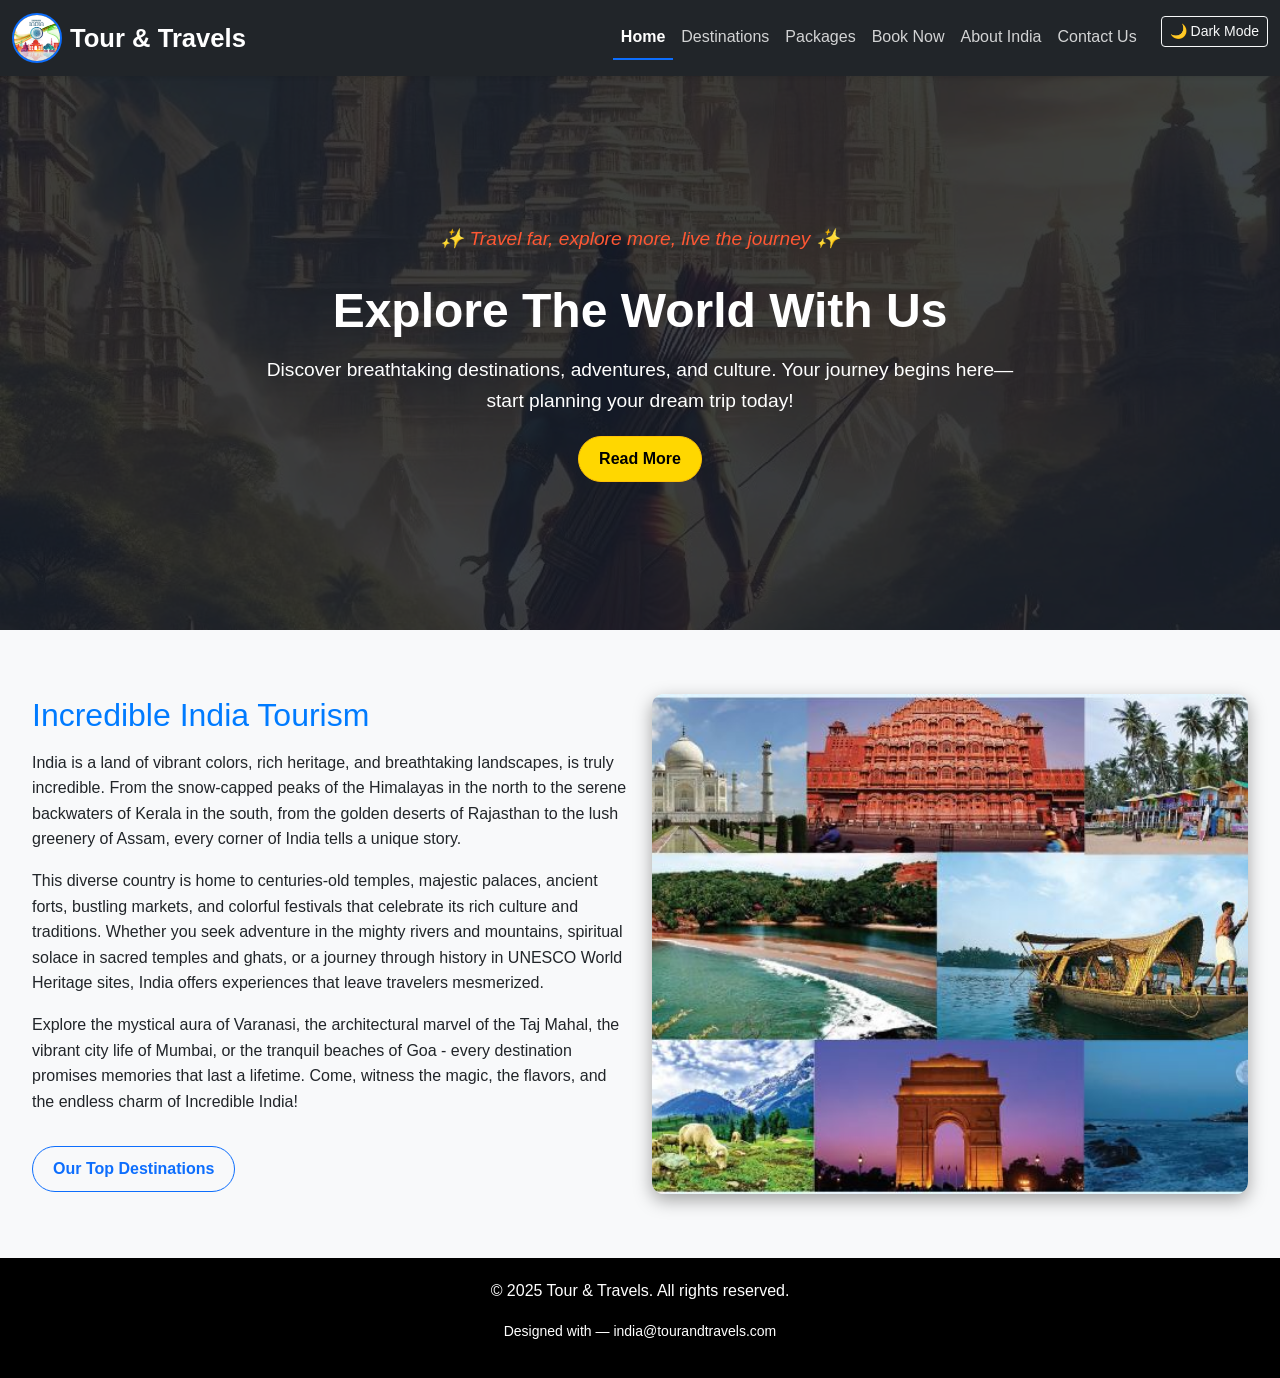
<file: index.html>
<!DOCTYPE html>
<html lang="en">
<head>
  <meta charset="utf-8" />
  <meta name="viewport" content="width=device-width, initial-scale=1" />
  <title>Tour & Travels</title>
  <meta name="description" content="Tour & Travels - Book best packages and explore top destinations." />

  <!-- Bootstrap CSS -->
  <link href="https://cdn.jsdelivr.net/npm/bootstrap@5.3.2/dist/css/bootstrap.min.css" rel="stylesheet">
  <link rel="stylesheet" href="style.css">

  <style>
    body.light-mode {
      background: #f8f9fa;
      color: #212529;
    }
    body.dark-mode {
      background: #121212;
      color: #e9ecef;
    }

    /* Hero */
    .hero-section {
      background: url('hero.jpg') center center/cover no-repeat;
      min-height: 450px;
      display: flex;
      align-items: center;
      justify-content: center;
      color: white;
      position: relative;
      text-align: center;
    }
    .hero-overlay {
      position: absolute;
      inset: 0;
      background: rgba(20, 20, 20, 0.55);
    }
    .hero-content {
      position: relative;
      z-index: 2;
      max-width: 800px;
      padding: 20px;
    }
    .citation {
      font-style: italic;
      font-size: 1.1rem;
      font-weight: 500;
      color: #ff5733;
      margin-bottom: 15px;
      white-space: nowrap;
      overflow: hidden;
      display: inline-block;
      animation: moveLeft 12s linear infinite;
    }
    @keyframes moveLeft {
      0% { transform: translateX(100%); }
      100% { transform: translateX(-100%); }
    }
    .hero-content h1 {
      font-size: 3rem;
      font-weight: bold;
      margin-bottom: 15px;
      display: inline-block;
      transition: transform 0.3s ease, color 0.3s ease, text-shadow 0.3s ease;
      cursor: pointer;
    }
    .hero-content h1:hover {
      transform: scale(1.08);
      color: #ffd700;
      text-shadow: 0 0 15px rgba(255, 215, 0, 0.7);
    }
    .hero-content p { font-size: 1.2rem; margin-bottom: 20px; }

    .btn-warning {
      background: #ffd700;
      color: #000;
      border-radius: 30px;
      font-weight: bold;
      padding: 10px 20px;
      transition: all 0.3s ease;
    }
    .btn-warning:hover {
      background: #ffae00;
      transform: translateY(-3px);
      box-shadow: 0 5px 15px rgba(255, 174, 0, 0.4);
    }

    .btn-outline-primary {
      border-radius: 30px;
      padding: 10px 20px;
      font-weight: bold;
    }

    /* Tourism Section */
    .tourism-section {
      padding: 4rem 2rem;
    }
    .tourism-section img {
      width: 100%;
      height: 500px;
      object-fit: cover;
      border-radius: 12px;
      box-shadow: 0 6px 18px rgba(0, 0, 0, 0.35);
    }
    .tourism-section h2 {
      margin-bottom: 15px;
      font-size: 2rem;
      color: #007bff;
    }

    footer {
      padding: 20px;
      text-align: center;
      background: #000;
      color: #fff;
    }
  </style>
</head>
<body class="light-mode">

  <!-- NAVBAR -->
  <nav class="navbar navbar-expand-lg navbar-dark bg-dark shadow-sm sticky-top">
    <div class="container-fluid">
      <!-- Logo -->
      <a class="navbar-brand d-flex align-items-center" href="index.html">
        <img src="logo2.jpg" alt="Logo" width="60" height="60" class="me-2 rounded-circle">
        <span class="fw-bold">Tour & Travels</span>
      </a>

      <!-- Hamburger -->
      <button class="navbar-toggler" type="button" data-bs-toggle="collapse" data-bs-target="#navbarNav"
        aria-controls="navbarNav" aria-expanded="false" aria-label="Toggle navigation">
        <span class="navbar-toggler-icon"></span>
      </button>

      <!-- Links -->
      <div class="collapse navbar-collapse justify-content-end" id="navbarNav">
        <ul class="navbar-nav mb-2 mb-lg-0">
          <li class="nav-item"><a class="nav-link active" href="index.html">Home</a></li>
          <li class="nav-item"><a class="nav-link" href="destinations.html">Destinations</a></li>
          <li class="nav-item"><a class="nav-link" href="packages.html">Packages</a></li>
          <li class="nav-item"><a class="nav-link" href="booking.html">Book Now</a></li>
          <li class="nav-item"><a class="nav-link" href="about.html">About India</a></li>
          <li class="nav-item"><a class="nav-link" href="contact.html">Contact Us</a></li>
          <li class="nav-item">
            <button id="darkModeToggle" class="btn btn-outline-light btn-sm ms-lg-3">🌙 Dark Mode</button>
          </li>
        </ul>
      </div>
    </div>
  </nav>

  <!-- HERO SECTION -->
  <section class="hero-section">
    <div class="hero-overlay"></div>
    <div class="hero-content">
      <p class="citation">✨ Travel far, explore more, live the journey ✨</p>
      <h1>Explore The World With Us</h1>
      <p>Discover breathtaking destinations, adventures, and culture. Your journey begins here—start planning your dream trip today!</p>
      <a href="about.html" class="btn btn-warning">Read More</a>
    </div>
  </section>

  <!-- INDIA TOURISM SECTION (UNCHANGED ✅) -->
  <section class="tourism-section">
    <div class="row align-items-center g-4">
      <div class="col-lg-6 col-md-12">
        <h2>Incredible India Tourism</h2>
        <p>India is a land of vibrant colors, rich heritage, and breathtaking landscapes, is truly incredible. From the snow-capped peaks of the Himalayas in the north to the serene backwaters of Kerala in the south, from the golden deserts of Rajasthan to the lush greenery of Assam, every corner of India tells a unique story.</p>
        <p>This diverse country is home to centuries-old temples, majestic palaces, ancient forts, bustling markets, and colorful festivals that celebrate its rich culture and traditions. Whether you seek adventure in the mighty rivers and mountains, spiritual solace in sacred temples and ghats, or a journey through history in UNESCO World Heritage sites, India offers experiences that leave travelers mesmerized.</p>
        <p>Explore the mystical aura of Varanasi, the architectural marvel of the Taj Mahal, the vibrant city life of Mumbai, or the tranquil beaches of Goa - every destination promises memories that last a lifetime. Come, witness the magic, the flavors, and the endless charm of Incredible India!</p>
        <a href="destinations.html" class="btn btn-outline-primary mt-3">Our Top Destinations</a>
      </div>
      <div class="col-lg-6 col-md-12">
        <img src="india.jpg" alt="Incredible India">
      </div>
    </div>
  </section>

  <!-- FOOTER -->
  <footer>
    <p>&copy; 2025 Tour & Travels. All rights reserved.</p>
    <p class="small">Designed with  — india@tourandtravels.com</p>
  </footer>

  <!-- Bootstrap JS -->
  <script src="https://cdn.jsdelivr.net/npm/bootstrap@5.3.2/dist/js/bootstrap.bundle.min.js"></script>
  <script src="main.js"></script>

  <!-- Dark Mode -->
  <script>
    const body = document.body;
    const toggleBtn = document.getElementById("darkModeToggle");

    toggleBtn.addEventListener("click", () => {
      body.classList.toggle("dark-mode");
      body.classList.toggle("light-mode");
      toggleBtn.textContent = body.classList.contains("dark-mode") ? "☀ Light Mode" : "🌙 Dark Mode";
    });
  </script>
</body>
</html>
</file>
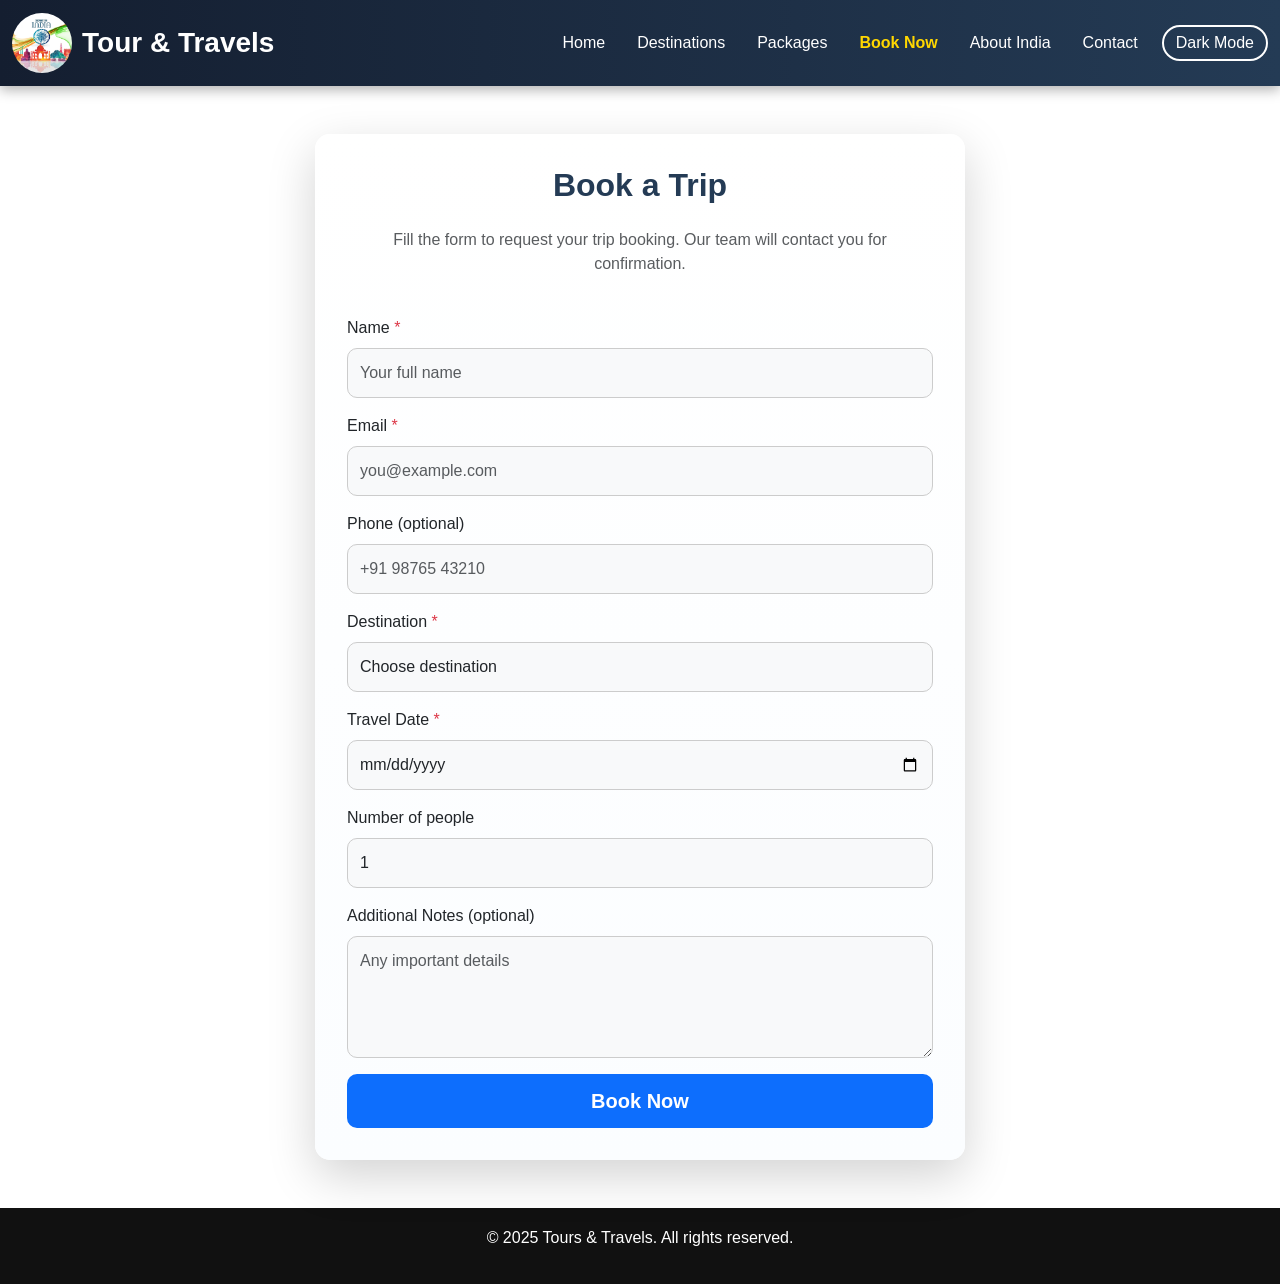
<file: booking.html>
<!DOCTYPE html>
<html lang="en">
<head>
  <meta charset="utf-8" />
  <meta name="viewport" content="width=device-width, initial-scale=1" />
  <title>Book Your Trip - Tour & Travels</title>
  <meta name="description" content="Book a tour package with Tour & Travels." />
  <link href="https://cdn.jsdelivr.net/npm/bootstrap@5.3.2/dist/css/bootstrap.min.css" rel="stylesheet" />
  <style>
    :root {
      --primary-color: #0d6efd;
      --secondary-color: #141e30;
      --light-bg: #fff;
      --dark-bg: #121212;
      --light-text: #000;
      --dark-text: #fff;
      --input-bg: #f8f9fa;
      --input-dark-bg: #1e1e1e;
    }

    body {
      background-color: var(--light-bg);
      color: var(--light-text);
      transition: background 0.3s, color 0.3s;
      font-family: 'Segoe UI', sans-serif;
    }

    body.dark-mode {
      background-color: var(--dark-bg);
      color: var(--dark-text);
    }

    /* Navbar */
    .navbar {
      background: linear-gradient(90deg, #141e30, #243b55);
      box-shadow: 0 4px 12px rgba(0,0,0,0.3);
    }
    .navbar .nav-link {
      color: #fff !important;
      font-weight: 500;
      transition: color 0.3s ease, transform 0.3s ease;
    }
    .navbar .nav-link:hover {
      color: #ffd700 !important;
      transform: scale(1.1);
    }
    .navbar-brand {
      color: #fff !important;
      font-size: 1.8rem;
      font-weight: 700;
      display: flex;
      align-items: center;
      transition: transform 0.3s;
    }
    .navbar-brand:hover {
      transform: scale(1.05);
    }
    .navbar-brand img {
      height: 45px;
      margin-right: 10px;
      border-radius: 50%;
    }
    .nav-link.active {
      font-weight: 600;
      color: #ffd700 !important;
    }
    .dark-toggle {
      background: none;
      border: 2px solid #fff;
      color: #fff;
      padding: 4px 12px;
      border-radius: 20px;
      cursor: pointer;
      transition: all 0.3s;
    }
    .dark-toggle:hover {
      background-color: #ffd700;
      color: #000;
      border-color: #ffd700;
    }
    .card {
      border-radius: 15px;
      border: none;
      box-shadow: 0 6px 20px rgba(0,0,0,0.15);
      padding: 2rem;
      background: linear-gradient(180deg,#ffffff 0%, #fbfdff 100%);
    }
    .form-control, .form-select, textarea {
      border-radius: 10px;
      padding: 12px;
      border: 1px solid #ccc;
      transition: border-color 0.3s, box-shadow 0.3s;
      background: var(--input-bg);
    }
    body.dark-mode .form-control,
    body.dark-mode .form-select,
    body.dark-mode textarea {
      background-color: var(--input-dark-bg);
      color: #fff;
      border-color: #444;
    }
    .form-control:focus, .form-select:focus, textarea:focus {
      border-color: var(--primary-color);
      box-shadow: 0 0 6px rgba(13,110,253,0.4);
      outline: none;
    }
    .btn-primary {
      background-color: var(--primary-color);
      border: none;
      border-radius: 10px;
      padding: 12px;
      font-weight: 600;
      transition: transform 0.15s, box-shadow 0.15s;
    }
    .btn-primary:hover {
      transform: translateY(-2px);
      box-shadow: 0 6px 18px rgba(0,0,0,0.25);
    }
    /* Heading hover effect ONLY on heading */
    .form-heading {
      font-size: 2rem;
      font-weight: 700;
      text-align: center;
      color: #243b55;
      transition: all 0.35s ease;
      display: inline-block;
    }
    .form-heading:hover {
      background: linear-gradient(90deg, #0d6efd, #ffd700);
      background-clip: text; /* ✅ added */
      -webkit-background-clip: text; /* ✅ fix for Chrome/Safari */
      -webkit-text-fill-color: transparent;
      text-shadow: 0 0 8px rgba(13,110,253,0.22);
      cursor: pointer;
    }
    .proceed-btn {
      display: none;
      background-color: #28a745;
      border-color: #28a745;
      border-radius: 10px;
      padding: 12px;
      color: #fff;
      font-weight: 600;
      width: 100%;
      font-size: 1.1rem;
      margin-top: 12px;
      box-shadow: 0 2px 12px rgba(40,167,69,0.13);
      transition: transform 0.18s;
    }
    .proceed-btn:hover {
      transform: translateY(-2px);
      background: #218838;
      border-color: #1e7e34;
    }
    footer.site-footer {
      background-color: #111;
      color: #fff;
      padding: 18px 0;
      margin-top: 40px;
      text-align: center;
    }
    @media (max-width: 768px) {
      .card {
        margin: 1rem;
      }
    }
  </style>
</head>
<body>
  <header class="site-header">
    <nav class="navbar navbar-expand-lg navbar-dark">
      <div class="container-fluid">
        <div class="d-flex align-items-center w-100">
          <!-- Top-left: Logo -->
          <a class="navbar-brand fw-bold fs-3 me-auto" href="#">
            <img src="logo2.jpg" alt="Tour & Travels Logo" width="60" height="60" style="width:60px; height:60px; object-fit:cover; border-radius:50%; margin-right:10px;">
            Tour & Travels
          </a>
          <button class="navbar-toggler" type="button" data-bs-toggle="collapse" data-bs-target="#mainNav" aria-controls="mainNav" aria-expanded="false" aria-label="Toggle navigation">
            <span class="navbar-toggler-icon"></span>
          </button>
          <!-- Top-right: Navbar Links + Dark mode toggle -->
          <div class="collapse navbar-collapse justify-content-end" id="mainNav">
            <ul class="navbar-nav ms-auto mb-2 mb-lg-0 gap-3 align-items-center">
              <li class="nav-item"><a class="nav-link" href="index.html">Home</a></li>
              <li class="nav-item"><a class="nav-link" href="destinations.html">Destinations</a></li>
              <li class="nav-item"><a class="nav-link" href="packages.html">Packages</a></li>
              <li class="nav-item"><a class="nav-link active" href="booking.html">Book Now</a></li>
              <li class="nav-item"><a class="nav-link" href="about.html">About India</a></li>
              <li class="nav-item"><a class="nav-link" href="contact.html">Contact</a></li>
            </ul>
            <button class="dark-toggle ms-lg-3 mt-2 mt-lg-0" id="darkModeToggle">Dark Mode</button>
          </div>
        </div>
      </div>
    </nav>
  </header>
  <main class="container my-5">
    <div class="card shadow-lg mx-auto" style="max-width: 650px;">
      <h2 class="form-heading mb-4">Book a Trip</h2>
      <p class="text-center mb-4 text-muted">Fill the form to request your trip booking. Our team will contact you for confirmation.</p>
      <form id="bookingForm" action="#" method="post" novalidate>
        <div id="formMessage" aria-live="polite" class="mb-3 text-danger"></div>
        <div class="mb-3">
          <label for="name" class="form-label">Name <span class="text-danger">*</span></label>
          <input type="text" id="name" name="name" placeholder="Your full name" class="form-control" required />
        </div>
        <div class="mb-3">
          <label for="email" class="form-label">Email <span class="text-danger">*</span></label>
          <input type="email" id="email" name="email" placeholder="you@example.com" class="form-control" required />
        </div>
        <div class="mb-3">
          <label for="phone" class="form-label">Phone (optional)</label>
          <input type="tel" id="phone" name="phone" placeholder="+91 98765 43210" class="form-control" />
        </div>
        <div class="mb-3">
          <label for="destination" class="form-label">Destination <span class="text-danger">*</span></label>
          <select id="destination" name="destination" class="form-select" required>
            <option value="">Choose destination</option>
            <option value="Agra">Agra</option>
            <option value="Delhi">Delhi</option>
            <option value="Ayodhya">Ayodhya - Ram Temple</option>
            <option value="Jaipur">Jaipur</option>
            <option value="Goa">Goa</option>
            <option value="Kerala">Kerala</option>
            <option value="Rishikesh">Rishikesh</option>
            <option value="Varanasi">Varanasi</option>
            <option value="Mumbai">Gate Way Of India</option>
            <option value="Delhi">Red Fort</option>
            <option value="Arunachal Pradesh">Tawang</option>
            <option value="Kaziranga National Park">Kaziranga</option>
            <option value="Manali">Manali</option>
            <option value="Himalayan Mountain">Himalayan valleys</option>
            <option value="Others">Others</option>
          </select>
        </div>
        <div class="mb-3">
          <label for="date" class="form-label">Travel Date <span class="text-danger">*</span></label>
          <input type="date" id="date" name="date" class="form-control" required />
        </div>
        <div class="mb-3">
          <label for="people" class="form-label">Number of people</label>
          <input type="number" id="people" name="people" min="1" value="1" class="form-control" />
        </div>
        <div class="mb-3">
          <label for="notes" class="form-label">Additional Notes (optional)</label>
          <textarea id="notes" name="notes" rows="4" placeholder="Any important details" class="form-control"></textarea>
        </div>
        <button type="submit" class="btn btn-primary btn-lg w-100">Book Now</button>
        <!-- New Proceed Button (initially hidden) -->
        <button type="button" class="proceed-btn" id="proceedPaymentBtn">Proceed to Payment</button>
      </form>
    </div>
  </main>
  <footer class="site-footer">
    <div class="container">
      <p>&copy; 2025 Tours &amp; Travels. All rights reserved.</p>
    </div>
  </footer>
  <script src="https://cdn.jsdelivr.net/npm/bootstrap@5.3.2/dist/js/bootstrap.bundle.min.js"></script>
  <script>
    document.addEventListener('DOMContentLoaded', function() {
      // Dark mode toggle
      const toggle = document.getElementById('darkModeToggle');
      if (toggle) {
        toggle.addEventListener('click', () => {
          document.body.classList.toggle('dark-mode');
          toggle.textContent = document.body.classList.contains('dark-mode') ? 'Light Mode' : 'Dark Mode';
        });
      }
      // Form and Proceed Button Logic
      const form = document.getElementById('bookingForm');
      const proceedBtn = document.getElementById('proceedPaymentBtn');
      proceedBtn.style.display = 'none';
      if (form) {
        form.addEventListener('input', () => {
          let nameValid = form.name.value.length > 1;
          let emailValid = /^\S+@\S+\.\S+$/.test(form.email.value);
          let dateValid = !!form.date.value;
          let destinationValid = !!form.destination.value;
          proceedBtn.style.display = nameValid && emailValid && dateValid && destinationValid ? 'block' : 'none';
        });
        form.addEventListener('submit', (e) => {
          const message = document.getElementById('formMessage');
          message.textContent = '';
          if (!form.checkValidity()) {
            e.preventDefault();
            message.textContent = 'Please fill all required fields correctly.';
            const invalid = form.querySelector(':invalid');
            if (invalid) invalid.focus();
            proceedBtn.style.display = 'none';
          } else {
            e.preventDefault();
            message.style.color = 'green';
            message.textContent = 'Thanks — your request has been received. Please proceed to payment.';
            proceedBtn.style.display = 'block';
          }
        });
      }
      // Payment button click
      proceedBtn.addEventListener('click', function() {
        window.location.href = "payment.html";
      });
    });
  </script>
</body>
</html>
</file>
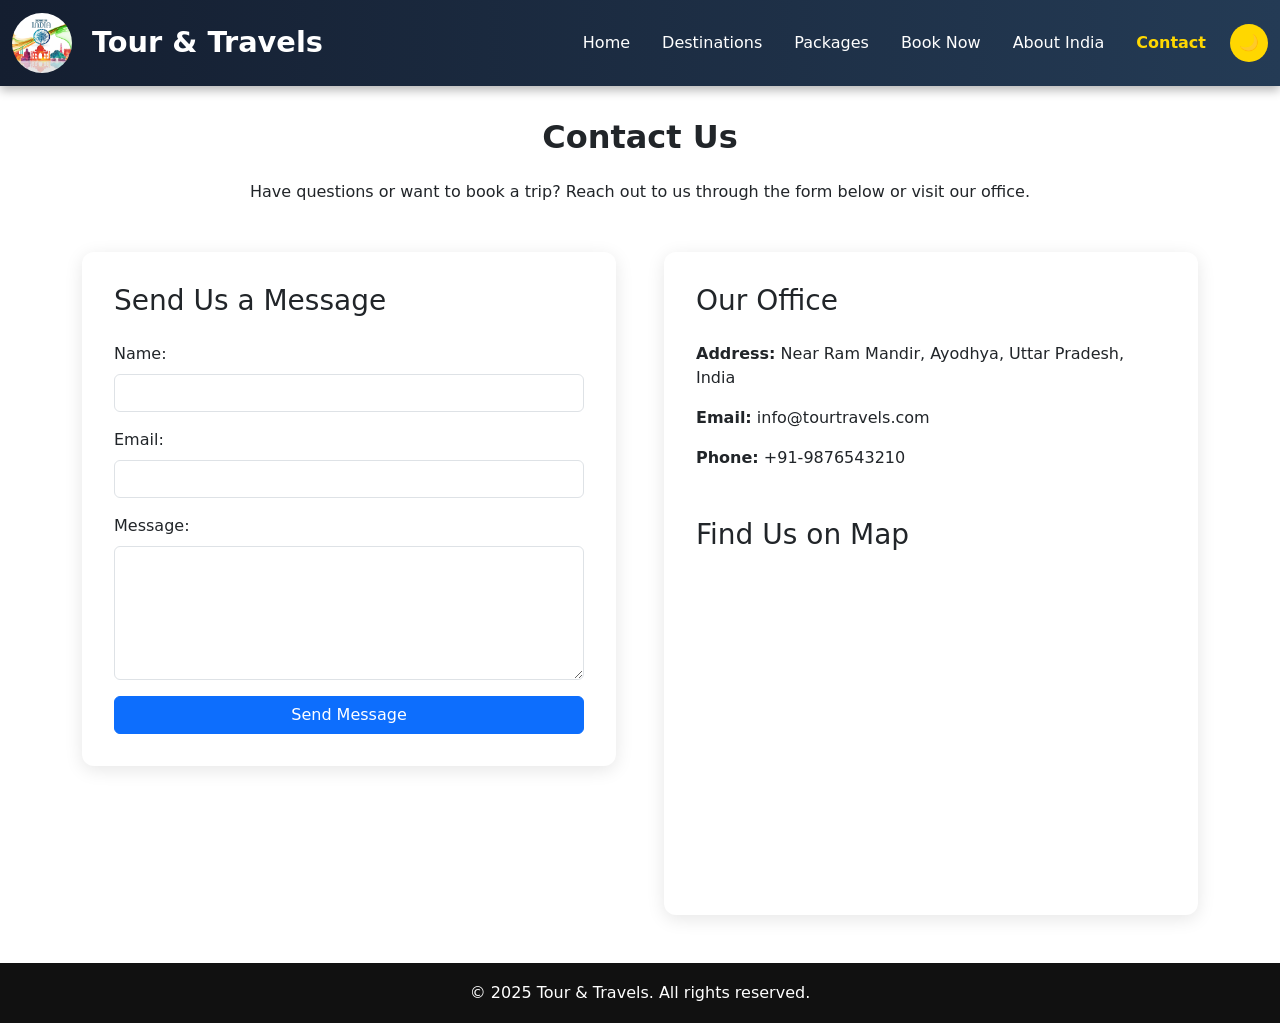
<file: contact.html>
<!DOCTYPE html>
<html lang="en">
<head>
  <meta charset="utf-8" />
  <meta name="viewport" content="width=device-width, initial-scale=1" />
  <title>Contact Us - Tour & Travels</title>
  <meta name="description" content="Get in touch with Tour & Travels. Find our office location and contact details." />
  <link href="https://cdn.jsdelivr.net/npm/bootstrap@5.3.3/dist/css/bootstrap.min.css" rel="stylesheet" />
  <style>
    /* Navbar */
    .navbar {
      background: linear-gradient(90deg, #141e30, #243b55);
      box-shadow: 0 4px 10px rgba(0,0,0,0.3);
      width: 100%;
    }
    .navbar .nav-link {
      color: #fff !important;
      font-weight: 500;
      transition: color 0.3s ease, transform 0.3s ease;
    }
    .navbar .nav-link:hover {
      color: #ffd700 !important;
      transform: scale(1.1);
    }
    .navbar .nav-link.active {
      color: #ffd700 !important;
      font-weight: 600;
    }
    .navbar-brand {
      color: #fff !important;
      font-size: 1.8rem;
      font-weight: 700;
      display: flex;
      align-items: center;
      gap: 10px;
    }
    .navbar-brand img {
      height: 45px;
      width: 45px;
      object-fit: cover;
      border-radius: 50%;
    }

    /* Dark Mode */
    body.dark-mode {
      background-color: #121212;
      color: #eaeaea;
    }
    body.dark-mode .contact-form,
    body.dark-mode .contact-info {
      background-color: #1e1e1e;
      color: #eaeaea;
    }
    body.dark-mode .navbar {
      background: linear-gradient(90deg, #000000, #434343);
    }
    body.dark-mode footer.site-footer {
      background-color: #000;
    }

    /* Contact page styles */
    .site-header {
      padding-top: 70px; /* space for fixed navbar */
    }
    .contact-form, .contact-info {
      box-shadow: 0 4px 18px rgb(0 0 0 / 0.1);
      border-radius: 12px;
      padding: 2rem;
      background-color: #fff;
      transition: background 0.4s ease, color 0.4s ease;
    }
    .map-container iframe {
      border-radius: 12px;
    }
    footer.site-footer {
      background-color: #111;
      color: #fff;
      padding: 18px 0;
      margin-top: 40px;
      text-align: center;
    }

    /* Dark mode toggle button */
    .dark-toggle {
      border: none;
      background: #ffd700;
      color: #000;
      border-radius: 50%;
      width: 38px;
      height: 38px;
      display: flex;
      align-items: center;
      justify-content: center;
      cursor: pointer;
      transition: transform 0.3s ease;
    }
    .dark-toggle:hover {
      transform: rotate(180deg);
    }
  </style>
</head>
<body>
 <!-- Navbar -->
<header class="site-header">
  <nav class="navbar navbar-expand-lg navbar-dark fixed-top">
    <div class="container-fluid">
      <div class="d-flex align-items-center w-100">
        <!-- Top-left: Logo (60x60 fixed) -->
        <a class="navbar-brand me-auto" href="index.html">
          <img src="logo2.jpg" alt="Tour & Travels Logo" width="60" height="60" style="width:60px; height:60px; object-fit:cover; border-radius:50%; margin-right:10px;">
          Tour & Travels
        </a>
        <!-- Hamburger for mobile -->
        <button class="navbar-toggler" type="button" data-bs-toggle="collapse" data-bs-target="#mainNav" 
          aria-controls="mainNav" aria-expanded="false" aria-label="Toggle navigation">
          <span class="navbar-toggler-icon"></span>
        </button>
        <!-- Top-right: Navbar Links -->
        <div id="mainNav" class="collapse navbar-collapse justify-content-end">
          <ul class="navbar-nav ms-auto mb-2 mb-lg-0 gap-lg-3 align-items-center">
            <li class="nav-item"><a class="nav-link" href="index.html">Home</a></li>
            <li class="nav-item"><a class="nav-link" href="destinations.html">Destinations</a></li>
            <li class="nav-item"><a class="nav-link" href="packages.html">Packages</a></li>
            <li class="nav-item"><a class="nav-link" href="booking.html">Book Now</a></li>
            <li class="nav-item"><a class="nav-link" href="about.html">About India</a></li>
            <li class="nav-item"><a class="nav-link active" href="contact.html">Contact</a></li>
            <!-- Dark mode toggle inside nav -->
            <li class="nav-item d-flex align-items-center">
              <button id="darkModeToggle" class="dark-toggle" title="Toggle Dark Mode">🌙</button>
            </li>
          </ul>
        </div>
      </div>
    </div>
  </nav>
</header>


  <!-- Main Content -->
  <main class="container my-5">
    <h2 class="mb-4 fw-bold text-center">Contact Us</h2>
    <p class="text-center mb-5">Have questions or want to book a trip? Reach out to us through the form below or visit our office.</p>

    <div class="row g-5">
      <div class="col-lg-6">
        <section class="contact-form">
          <h3 class="mb-4">Send Us a Message</h3>
          <div id="contactFormMessage" aria-live="polite" class="mb-3"></div>
          <form id="contactForm" action="#" method="post" novalidate>
            <div class="mb-3">
              <label for="name" class="form-label">Name:</label>
              <input type="text" id="name" name="name" class="form-control" required />
            </div>

            <div class="mb-3">
              <label for="email" class="form-label">Email:</label>
              <input type="email" id="email" name="email" class="form-control" required />
            </div>

            <div class="mb-3">
              <label for="message" class="form-label">Message:</label>
              <textarea id="message" name="message" rows="5" class="form-control" required></textarea>
            </div>

            <button type="submit" class="btn btn-primary w-100">Send Message</button>
          </form>
        </section>
      </div>

      <div class="col-lg-6">
        <section class="contact-info">
          <h3 class="mb-4">Our Office</h3>
          <p><strong>Address:</strong> Near Ram Mandir, Ayodhya, Uttar Pradesh, India</p>
          <p><strong>Email:</strong> info@tourtravels.com</p>
          <p><strong>Phone:</strong> +91-9876543210</p>

          <h3 class="mt-5 mb-4">Find Us on Map</h3>
          <div class="map-container">
            <iframe 
              src="https://www.google.com/maps/embed?pb=!1m18!1m12!1m3!1d3559.553258723021!2d82.19473597416856!3d26.795591776705266!2m3!1f0!2f0!3f0!3m2!1i1024!2i768!4f13.1!3m3!1m2!1s0x399a07c7c819e5b5%3A0x4ed1b6f9b9fba9ef!2sShri%20Ram%20Janmbhoomi%20Mandir%2C%20Ayodhya!5e0!3m2!1sen!2sin!4v1695812345678!5m2!1sen!2sin" 
              width="100%" 
              height="300" 
              allowfullscreen="" 
              loading="lazy" 
              referrerpolicy="no-referrer-when-downgrade"
            ></iframe>
          </div>
        </section>
      </div>
    </div>
  </main>

  <footer class="site-footer">
    <div class="container">
      <p class="mb-0">&copy; 2025 Tour &amp; Travels. All rights reserved.</p>
    </div>
  </footer>

  <script>
    // Contact form validation
    document.getElementById('contactForm').addEventListener('submit', function(event){
      event.preventDefault();

      const name = document.getElementById('name').value.trim();
      const email = document.getElementById('email').value.trim();
      const message = document.getElementById('message').value.trim();

      const errors = [];
      if(name.length < 2) errors.push('Please enter your name (at least 2 characters).');
      const emailPattern = /^\S+@\S+\.\S+$/;
      if(!emailPattern.test(email)) errors.push('Please enter a valid email address.');
      if(message.length < 10) errors.push('Please enter a message (at least 10 characters).');

      const messageBox = document.getElementById('contactFormMessage');
      messageBox.innerHTML = '';
      if(errors.length) {
        messageBox.innerHTML = '<div class="alert alert-danger" role="alert"><ul>' + errors.map(e => '<li>' + e + '</li>').join('') + '</ul></div>';
        messageBox.scrollIntoView({behavior: 'smooth', block: 'center'});
        return false;
      }

      messageBox.innerHTML = '<div class="alert alert-success" role="alert">Thank you for contacting us! We will respond shortly.</div>';
      messageBox.scrollIntoView({behavior: 'smooth', block: 'center'});

      this.reset();
      return false;
    });

    // Dark mode toggle
    document.getElementById('darkModeToggle').addEventListener('click', function(){
      document.body.classList.toggle('dark-mode');
      this.textContent = document.body.classList.contains('dark-mode') ? "☀" : "🌙";
    });
  </script>

  <script src="https://cdn.jsdelivr.net/npm/bootstrap@5.3.3/dist/js/bootstrap.bundle.min.js"></script>
</body>

</html>
</file>
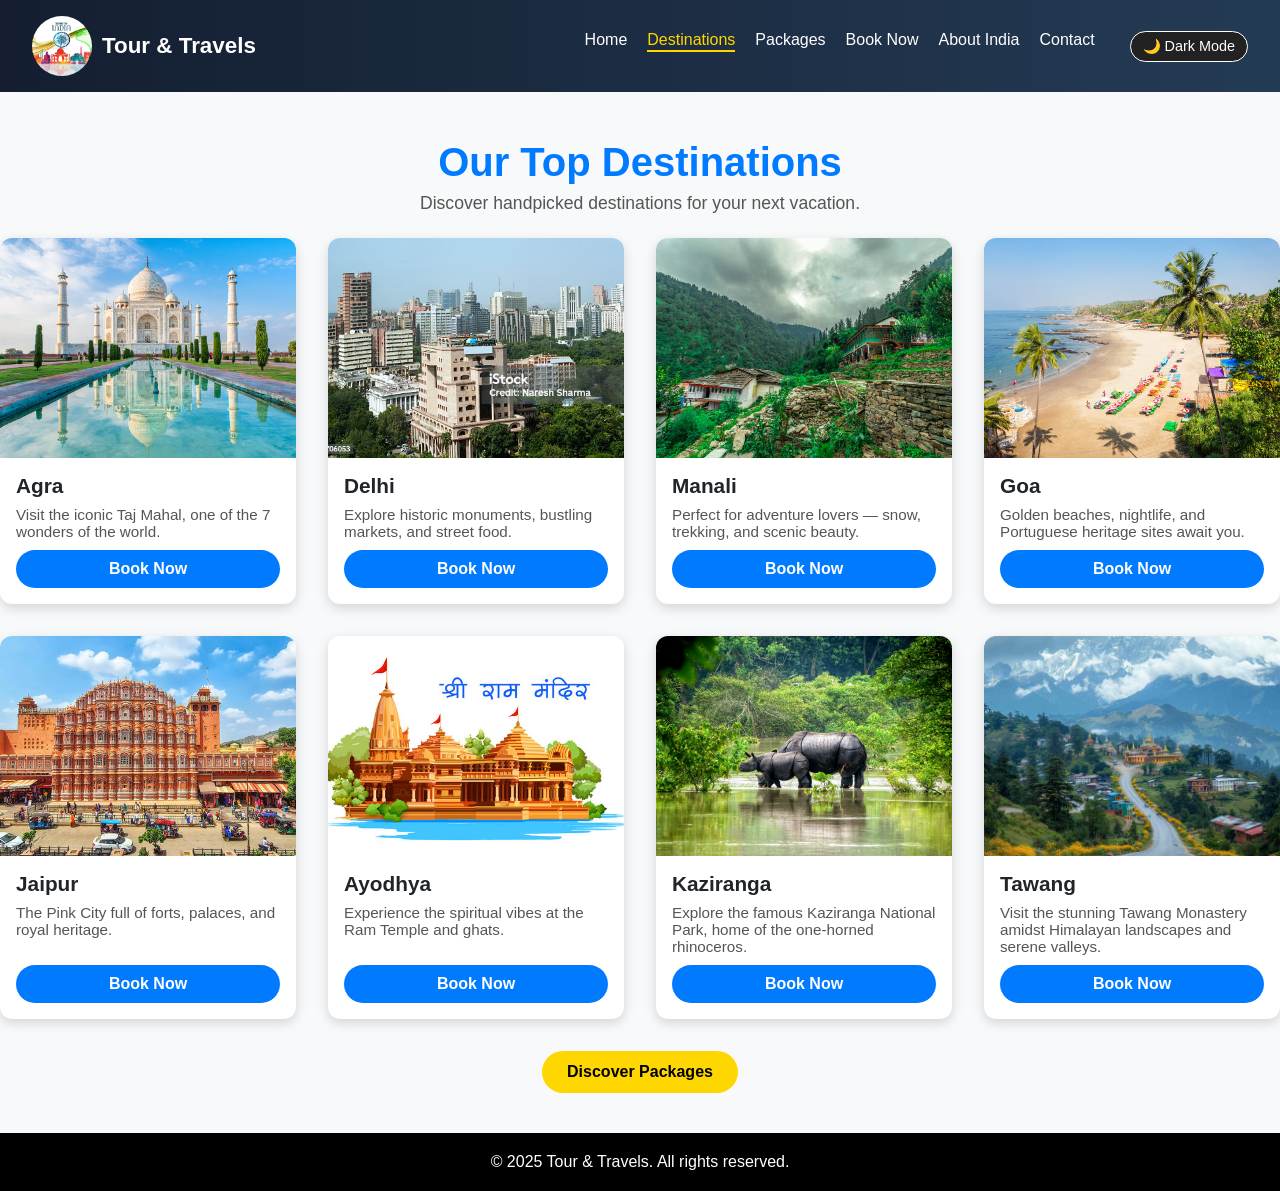
<file: destinations.html>
<!DOCTYPE html>
<html lang="en">
<head>
  <meta charset="utf-8" />
  <meta name="viewport" content="width=device-width, initial-scale=1" />
  <title>Destinations - Tour & Travels</title>
  <meta name="description" content="Explore top destinations with Tour & Travels." />
  <style>
    /* RESET */
    * {
      margin: 0;
      padding: 0;
      box-sizing: border-box;
    }
    body {
      font-family: "Segoe UI", Tahoma, Geneva, Verdana, sans-serif;
      background: #f8f9fa;
      color: #212529;
      transition: background 0.3s, color 0.3s;
    }

    /* NAVBAR */
    .navbar {
      display: flex;
      justify-content: space-between;
      align-items: center;
      padding: 1rem 2rem;
      position: sticky;
      top: 0;
      z-index: 1000;
      background: linear-gradient(90deg, #141e30, #243b55);
      color: #fff;
    }
    .navbar .brand {
      display: flex;
      align-items: center;
      gap: 10px;
      font-size: 1.4rem;
      font-weight: bold;
    }
    .navbar .brand img {
      width: 60px;
      height: 60px;
      border-radius: 50%;
      object-fit: cover;
    }

    /* Desktop Nav */
    .nav-links {
      list-style: none;
      display: flex;
      gap: 20px;
      margin-left: auto;
    }
    .nav-links li a {
      text-decoration: none;
      color: #fff;
      font-weight: 500;
      transition: color 0.3s, border-bottom 0.3s;
    }
    .nav-links li a:hover, .nav-links li a.active {
      color: #ffd700;
      border-bottom: 2px solid #ffd700;
      padding-bottom: 2px;
    }

    /* Dark Mode Button */
    .dark-toggle {
      margin-left: 15px;
      background: #222;
      color: #fff;
      padding: 6px 12px;
      border-radius: 20px;
      border: 1px solid #fff;
      cursor: pointer;
      font-size: 0.9rem;
      transition: background 0.3s;
    }
    .dark-toggle:hover {
      background: #444;
    }

    /* Hamburger */
    .hamburger {
      display: none;
      flex-direction: column;
      gap: 5px;
      cursor: pointer;
      z-index: 1100;
    }
    .hamburger div {
      width: 25px;
      height: 3px;
      background: #fff;
      border-radius: 2px;
      transition: all 0.4s ease;
    }
    .hamburger.active div:nth-child(1) {
      transform: rotate(45deg) translate(5px, 5px);
    }
    .hamburger.active div:nth-child(2) {
      opacity: 0;
    }
    .hamburger.active div:nth-child(3) {
      transform: rotate(-45deg) translate(5px, -5px);
    }

    /* Mobile Menu */
    .mobile-menu {
      display: none;
      flex-direction: column;
      position: absolute;
      top: 75px;
      right: 2rem;
      background: linear-gradient(90deg, #141e30, #243b55);
      border-radius: 12px;
      padding: 15px;
      transform-origin: top;
      transform: scaleY(0);
      opacity: 0;
      transition: transform 0.4s ease, opacity 0.4s ease;
    }
    .mobile-menu a, .mobile-menu button {
      color: #fff;
      text-decoration: none;
      margin: 10px 0;
      text-align: center;
      font-weight: 500;
    }
    .mobile-menu.show {
      display: flex;
      transform: scaleY(1);
      opacity: 1;
    }

    /* PAGE HEADER */
    .page-header {
      text-align: center;
      margin: 3rem 0 1.5rem 0;
      display: flex;
      flex-direction: column;
      align-items: center;
    }
    .animated-heading {
      font-size: 2.5rem;
      font-weight: bold;
      color: #007bff;
      position: relative;
      cursor: pointer;
      transition: transform 0.3s ease, color 0.3s ease;
    }
    .animated-heading::after {
      content: '';
      position: absolute;
      left: 0;
      bottom: -6px;
      width: 0%;
      height: 4px;
      background: #ffae00;
      transition: width 0.4s ease;
      border-radius: 2px;
    }
    .animated-heading:hover {
      transform: scale(1.1) rotate(-2deg);
      color: #ffae00;
    }
    .animated-heading:hover::after {
      width: 100%;
    }
    .page-header p {
      font-size: 1.1rem;
      color: #555;
      margin-top: 0.5rem;
    }

    /* DESTINATION CARDS */
    .destinations .row {
      display: flex;
      flex-wrap: wrap;
      gap: 2rem;
      justify-content: center;
      margin-bottom: 2rem;
    }
    .card {
      flex: 1 1 280px;
      max-width: 300px;
      border-radius: 12px;
      overflow: hidden;
      box-shadow: 0 4px 12px rgba(0,0,0,0.15);
      background: #fff;
      display: flex;
      flex-direction: column;
      transition: transform 0.3s ease, box-shadow 0.3s ease;
      position: relative; /* For overlay */
    }
    .card:hover {
      transform: translateY(-8px);
      box-shadow: 0 10px 25px rgba(0,0,0,0.2);
    }
    .card img {
      height: 220px;
      width: 100%;
      object-fit: cover;
    }
    .card-body {
      padding: 1rem;
      display: flex;
      flex-direction: column;
      flex-grow: 1;
    }
    .card-title {
      font-size: 1.3rem;
      font-weight: 600;
      margin-bottom: 0.5rem;
    }
    .card-text {
      flex-grow: 1;
      font-size: 0.95rem;
      color: #555;
    }
    .card .btn {
      margin-top: 10px;
      border-radius: 25px;
      font-weight: bold;
      background: #007bff;
      color: #fff;
      border: none;
      padding: 10px 20px;
      transition: all 0.3s;
      text-decoration: none;
      text-align: center;
    }
    .card .btn:hover {
      background: #0056b3;
      transform: translateY(-2px);
    }

    /* Overlay Feature */
    .card .overlay-info {
      position: absolute;
      left: 0;
      bottom: 0;
      width: 100%;
      background: linear-gradient(90deg, #243b55cc 40%, #141e30cc 100%);
      color: #fff;
      padding: 24px 18px 18px 18px;
      border-radius: 0 0 12px 12px;
      font-size: 1rem;
      opacity: 0;
      transform: translateY(100%);
      transition: opacity 0.45s cubic-bezier(.22,.61,.36,1), transform 0.45s cubic-bezier(.22,.61,.36,1);
      z-index: 2;
      pointer-events: none;
      box-shadow: 0 -2px 20px rgba(33,33,33,0.25);
    }
    .card:hover .overlay-info {
      opacity: 1;
      transform: translateY(0%);
      pointer-events: all;
    }

    /* DISCOVER PACKAGE BUTTON */
    .discover-btn {
      display: block;
      text-align: center;
      margin: 2rem auto;
      background: #ffd700;
      color: #000;
      border-radius: 30px;
      padding: 12px 25px;
      font-weight: bold;
      text-decoration: none;
      width: max-content;
      transition: all 0.3s ease;
    }
    .discover-btn:hover {
      background: #ffae00;
      transform: translateY(-3px);
      box-shadow: 0 5px 15px rgba(255, 174, 0, 0.4);
    }

    /* FOOTER */
    footer {
      text-align: center;
      background: #000;
      color: #fff;
      padding: 20px 0;
      margin-top: 40px;
    }

    /* RESPONSIVE */
    @media(max-width: 768px){
      .nav-links {
        display: none;
      }
      .hamburger {
        display: flex;
      }
    }

    /* DARK MODE */
    body.dark {
      background: #121212;
      color: #f8f9fa;
    }
    body.dark .card {
      background: #1e1e1e;
      color: #ddd;
    }
    body.dark .navbar {
      background: linear-gradient(90deg, #111, #222, #333);
    }
    body.dark footer {
      background: #111;
    }
    body.dark .overlay-info {
      background: linear-gradient(90deg, #2c2247ef 40%, #151e30e8 100%);
      color: #ffd700;
    }
  </style>
</head>
<body>

  <!-- NAVBAR (updated as per requirements) -->
  <nav class="navbar">
    <div class="brand">
      <img src="logo2.jpg" alt="Logo">
      Tour & Travels
    </div>
    <div class="hamburger" id="hamburger">
      <div></div>
      <div></div>
      <div></div>
    </div>
    <ul class="nav-links">
      <li><a href="index.html">Home</a></li>
      <li><a class="active" href="destinations.html">Destinations</a></li>
      <li><a href="packages.html">Packages</a></li>
      <li><a href="booking.html">Book Now</a></li>
      <li><a href="about.html">About India</a></li>
      <li><a href="contact.html">Contact</a></li>
      <li><button class="dark-toggle" onclick="toggleDarkMode()">🌙 Dark Mode</button></li>
    </ul>
  </nav>

  <!-- MOBILE MENU (unchanged) -->
  <div id="mobileMenu" class="mobile-menu">
    <a href="index.html">Home</a>
    <a class="active" href="destinations.html">Destinations</a>
    <a href="packages.html">Packages</a>
    <a href="booking.html">Book Now</a>
    <a href="about.html">About India Tourism</a>
    <a href="contact.html">Contact</a>
    <button class="dark-toggle" onclick="toggleDarkMode()">🌙 Dark Mode</button>
  </div>

  <!-- PAGE HEADER -->
  <div class="page-header">
    <h2 class="animated-heading">Our Top Destinations</h2>
    <p>Discover handpicked destinations for your next vacation.</p>
  </div>

  <!-- DESTINATION CARDS -->
  <section class="destinations container">
    <div class="row">
      <!-- Agra -->
      <div class="card">
        <img src="taj.jpg" alt="Taj Mahal">
        <div class="card-body">
          <h5 class="card-title">Agra</h5>
          <p class="card-text">Visit the iconic Taj Mahal, one of the 7 wonders of the world.</p>
          <a href="booking.html?destination=Agra" class="btn">Book Now</a>
        </div>
        <div class="overlay-info">
          The Taj Mahal in Agra is a symbol of love, built by Shah Jahan for Mumtaz Mahal. Its white marble beauty is world-renowned and UNESCO protected. Sunrise and sunset views are especially mesmerizing!
        </div>
      </div>
      <!-- Delhi -->
      <div class="card">
        <img src="delhi.jpg" alt="India Gate">
        <div class="card-body">
          <h5 class="card-title">Delhi</h5>
          <p class="card-text">Explore historic monuments, bustling markets, and street food.</p>
          <a href="booking.html?destination=Delhi" class="btn">Book Now</a>
        </div>
        <div class="overlay-info">
          Delhi is India's capital where historic monuments like Red Fort, Qutub Minar, and India Gate meet lively markets and delicious street food. Discover the city's fusion of tradition and modernity.
        </div>
      </div>
      <!-- Manali -->
      <div class="card">
        <img src="manali.jpg" alt="Manali">
        <div class="card-body">
          <h5 class="card-title">Manali</h5>
          <p class="card-text">Perfect for adventure lovers — snow, trekking, and scenic beauty.</p>
          <a href="booking.html?destination=Manali" class="btn">Book Now</a>
        </div>
        <div class="overlay-info">
          Manali is a paradise for adventurers with snow-capped peaks, green valleys, and opportunities for trekking, river rafting, and skiing. Nearby Solang Valley and Old Manali offer picturesque escapes.
        </div>
      </div>
      <!-- Goa -->
      <div class="card">
        <img src="05.jpg" alt="Goa Beach">
        <div class="card-body">
          <h5 class="card-title">Goa</h5>
          <p class="card-text">Golden beaches, nightlife, and Portuguese heritage sites await you.</p>
          <a href="booking.html?destination=Goa" class="btn">Book Now</a>
        </div>
        <div class="overlay-info">
          Goa boasts sun-kissed beaches, vibrant nightlife, and distinctive Portuguese architecture. Enjoy water sports, beach shacks, and the relaxed vibe of India’s most popular tourist haven.
        </div>
      </div>
      <!-- Jaipur -->
      <div class="card">
        <img src="06.jpg" alt="Jaipur Palace">
        <div class="card-body">
          <h5 class="card-title">Jaipur</h5>
          <p class="card-text">The Pink City full of forts, palaces, and royal heritage.</p>
          <a href="booking.html?destination=Jaipur" class="btn">Book Now</a>
        </div>
        <div class="overlay-info">
          Jaipur, Rajasthan's Pink City, is renowned for royal palaces, bustling bazaars, and magnificent forts like Amber, Nahargarh, and Jaigarh. Don’t miss Hawa Mahal and rich Rajasthani cuisine.
        </div>
      </div>
      <!-- Ayodhya -->
      <div class="card">
        <img src="ayodhya.jpg" alt="Ayodhya Ram Temple">
        <div class="card-body">
          <h5 class="card-title">Ayodhya</h5>
          <p class="card-text">Experience the spiritual vibes at the Ram Temple and ghats.</p>
          <a href="booking.html?destination=Ayodhya" class="btn">Book Now</a>
        </div>
        <div class="overlay-info">
          Ayodhya is one of the holiest sites for Hindus, home of Lord Rama. The magnificent Ram Temple and serene river ghats offer a deeply spiritual experience mixed with ancient history and culture.
        </div>
      </div>
      <!-- Kaziranga (Assam) -->
      <div class="card">
        <img src="kaziranga.jpeg" alt="Kaziranga National Park">
        <div class="card-body">
          <h5 class="card-title">Kaziranga</h5>
          <p class="card-text">Explore the famous Kaziranga National Park, home of the one-horned rhinoceros.</p>
          <a href="booking.html?destination=Kaziranga" class="btn">Book Now</a>
        </div>
        <div class="overlay-info">
          Kaziranga National Park in Assam is a World Heritage wildlife sanctuary famous for one-horned rhinoceroses, elephants, and rich biodiversity. Jeep safaris offer wonderful glimpses of wildlife.
        </div>
      </div>
      <!-- Tawang -->
      <div class="card">
        <img src="tawang.jpg" alt="Tawang">
        <div class="card-body">
          <h5 class="card-title">Tawang</h5>
          <p class="card-text">Visit the stunning Tawang Monastery amidst Himalayan landscapes and serene valleys.</p>
          <a href="booking.html?destination=Tawang" class="btn">Book Now</a>
        </div>
        <div class="overlay-info">
          Tawang in Arunachal Pradesh is home to India’s largest monastery, nestled among Himalayan peaks and tranquil lakes. The scenic drive and Buddhist culture make it a serene mountain destination.
        </div>
      </div>
    </div>
  </section>

  <!-- DISCOVER PACKAGE BUTTON -->
  <a href="packages.html" class="discover-btn">Discover Packages</a>

  <!-- FOOTER -->
  <footer>
    <p>&copy; 2025 Tour & Travels. All rights reserved.</p>
  </footer>

  <!-- SCRIPT -->
  <script>
    const hamburger = document.getElementById("hamburger");
    const mobileMenu = document.getElementById("mobileMenu");

    hamburger.addEventListener("click", () => {
      hamburger.classList.toggle("active");
      mobileMenu.classList.toggle("show");
    });

    function toggleDarkMode(){
      document.body.classList.toggle('dark');
    }
  </script>

</body>
</html>
</file>
<file: style.css>
/* style.css - responsive, minimal and accessible styles */

/* Basic reset */
* { box-sizing: border-box; margin: 0; padding: 0; }
html, body { height: 100%; }
body {
  font-family: Arial, Helvetica, sans-serif;
  margin: 0;
  padding: 0;
  line-height: 1.5;
  color: #5d4a4a;
  background: #f9fbfd;
}

/* Utility */
.container {
  max-width: 1100px;
  margin: 0 auto;
  padding: 0 1rem;
}

/* Skip link */
.skip-link {
  position: absolute;
  left: -999px;
  top: auto;
  width: 1px;
  height: 1px;
  overflow: hidden;
}
.skip-link:focus {
  left: 1rem;
  top: 1rem;
  width: auto;
  height: auto;
  padding: .5rem;
  background: #000;
  color: #fff;
  z-index: 999;
}

/* Header */
.site-header {
  background: linear-gradient(90deg,#3498db,#2980b9);
  color: #fff;
  padding: .75rem 0;
}
.header-inner {
  display: flex;
  align-items: center;
  justify-content: space-between;
  gap: 1rem;
}
.brand .logo {
  margin: 0;
  font-size: 1.4rem;
  font-weight: bold;
}
.tagline { 
  margin: 0; 
  font-size: .9rem; 
  opacity: .9; 
}

/* Nav */
.main-nav {
  display: flex;
  gap: .75rem;
  align-items: center;
}
.main-nav a {
  color: white;
  text-decoration: none;
  padding: .35rem .7rem;
  border-radius: 6px;
  font-weight: 500;
}
.main-nav a:hover,
.main-nav a:focus { 
  background: rgba(255,255,255,0.15); 
  outline: none; 
}

/* Nav toggle (mobile) */
.nav-toggle {
  display: none;
  background: transparent;
  color: white;
  border: none;
  font-size: 1.5rem;
  cursor: pointer;
}/* style.css - Modern, Unified, and Responsive Styles */
@import url('https://fonts.googleapis.com/css2?family=Poppins:wght@400;500;600;700&display=swap');

/* 1. VARIABLES & BASIC SETUP
-------------------------------------------------- */
:root {
  --primary-color: #0d6efd; /* Bootstrap Blue */
  --secondary-color: #243b55;
  --dark-color: #141e30;
  --light-color: #f8f9fa;
  --font-family: 'Poppins', sans-serif;
  --border-radius: 0.5rem; /* 8px */
}

body {
  font-family: var(--font-family);
  line-height: 1.6;
  color: #333;
  background-color: #fdfdff;
}

/* 2. HEADER & NAVIGATION
-------------------------------------------------- */
.navbar {
  background: var(--dark-color);
  box-shadow: 0 4px 12px rgba(0, 0, 0, 0.1);
  transition: background-color 0.3s ease;
}

.navbar .navbar-brand {
  font-weight: 700;
  font-size: 1.6rem;
  color: #fff !important;
}

.navbar .navbar-brand img {
  height: 50px;
  width: 50px;
  object-fit: cover;
  border-radius: 50%;
  border: 2px solid var(--primary-color);
}

.navbar .nav-link {
  color: rgba(255, 255, 255, 0.8) !important;
  font-weight: 500;
  transition: color 0.3s ease, transform 0.2s ease;
  padding: 0.5rem 1rem;
}

.navbar .nav-link:hover,
.navbar .nav-link:focus {
  color: #fff !important;
  transform: translateY(-2px);
}

.navbar .nav-link.active {
  color: #fff !important;
  font-weight: 600;
  border-bottom: 2px solid var(--primary-color);
}

/* 3. HERO SECTION (Homepage)
-------------------------------------------------- */
.hero-section {
  background: url('img/hero.jpg') center center/cover no-repeat;
  position: relative;
  color: #fff;
  padding: 8rem 0;
  text-align: center;
}

.hero-section::before {
  content: '';
  position: absolute;
  top: 0;
  left: 0;
  right: 0;
  bottom: 0;
  background: rgba(20, 30, 48, 0.6);
  z-index: 1;
}

.hero-section .container {
  position: relative;
  z-index: 2;
}

/* 4. CONTENT SECTIONS & CARDS
-------------------------------------------------- */
.content-section {
  padding: 4rem 0;
}

.card {
  border: none;
  border-radius: var(--border-radius);
  box-shadow: 0 6px 24px rgba(0, 0, 0, 0.08);
  transition: transform 0.3s ease, box-shadow 0.3s ease;
}

.card:hover {
  transform: translateY(-8px);
  box-shadow: 0 10px 30px rgba(0, 0, 0, 0.12);
}

.card-img-top {
  height: 220px;
  object-fit: cover;
  border-top-left-radius: var(--border-radius);
  border-top-right-radius: var(--border-radius);
}

/* 5. FORMS
-------------------------------------------------- */
.form-container {
  background: #fff;
  padding: 2.5rem;
  border-radius: var(--border-radius);
  box-shadow: 0 8px 25px rgba(0, 0, 0, 0.1);
}

.form-control:focus {
  border-color: var(--primary-color);
  box-shadow: 0 0 0 0.25rem rgba(13, 110, 253, 0.25);
}
/* ===== Payment Page ===== */
.payment-section {
  padding: 80px 20px;
  background: #f9fafc;
  text-align: center;
}

.payment-title {
  font-size: 2rem;
  color: #333;
  font-weight: 600;
  margin-bottom: 40px;
  position: relative;
  display: inline-block;
  transition: all 0.3s ease;
}

.payment-title:hover {
  color: #007bff;
  transform: scale(1.05);
}

.payment-options {
  display: grid;
  grid-template-columns: repeat(auto-fit, minmax(320px, 1fr));
  gap: 30px;
  justify-content: center;
}

.payment-box {
  background: #fff;
  padding: 25px;
  border-radius: 16px;
  box-shadow: 0 4px 10px rgba(0,0,0,0.1);
  transition: all 0.3s ease;
}

.payment-box:hover {
  transform: translateY(-8px);
  box-shadow: 0 6px 15px rgba(0,0,0,0.15);
}

.payment-box h3 {
  margin-bottom: 20px;
  font-size: 1.4rem;
  color: #222;
}

.payment-box form {
  display: flex;
  flex-direction: column;
  gap: 15px;
}

.payment-box input {
  padding: 10px 14px;
  border-radius: 8px;
  border: 1px solid #ccc;
  outline: none;
  transition: 0.3s;
}

.payment-box input:focus {
  border-color: #007bff;
  box-shadow: 0 0 5px rgba(0,123,255,0.3);
}

.card-details {
  display: flex;
  gap: 10px;
}

.btn-pay {
  background: #007bff;
  color: #fff;
  border: none;
  padding: 10px 0;
  border-radius: 8px;
  cursor: pointer;
  font-size: 1rem;
  transition: 0.3s ease;
}

.btn-pay:hover {
  background: #0056b3;
}

.qr-image {
  width: 200px;
  height: 200px;
  margin-top: 10px;
  border-radius: 8px;
}


/* 6. FOOTER
-------------------------------------------------- */
.site-footer {
  background-color: var(--dark-color);
  color: rgba(255, 255, 255, 0.8);
  padding: 2rem 0;
}

.site-footer a {
    color: var(--primary-color);
    text-decoration: none;
    transition: color 0.3s;
}
.site-footer a:hover {
    color: #fff;
}

/* 7. UTILITY & ANIMATIONS
-------------------------------------------------- */
.fade-in-up {
  opacity: 0;
  transform: translateY(30px);
  animation: fadeInUp 1s forwards;
  animation-delay: 0.2s;
}

@keyframes fadeInUp {
  to {
    opacity: 1;
    transform: translateY(0);
  }
}
</file>
